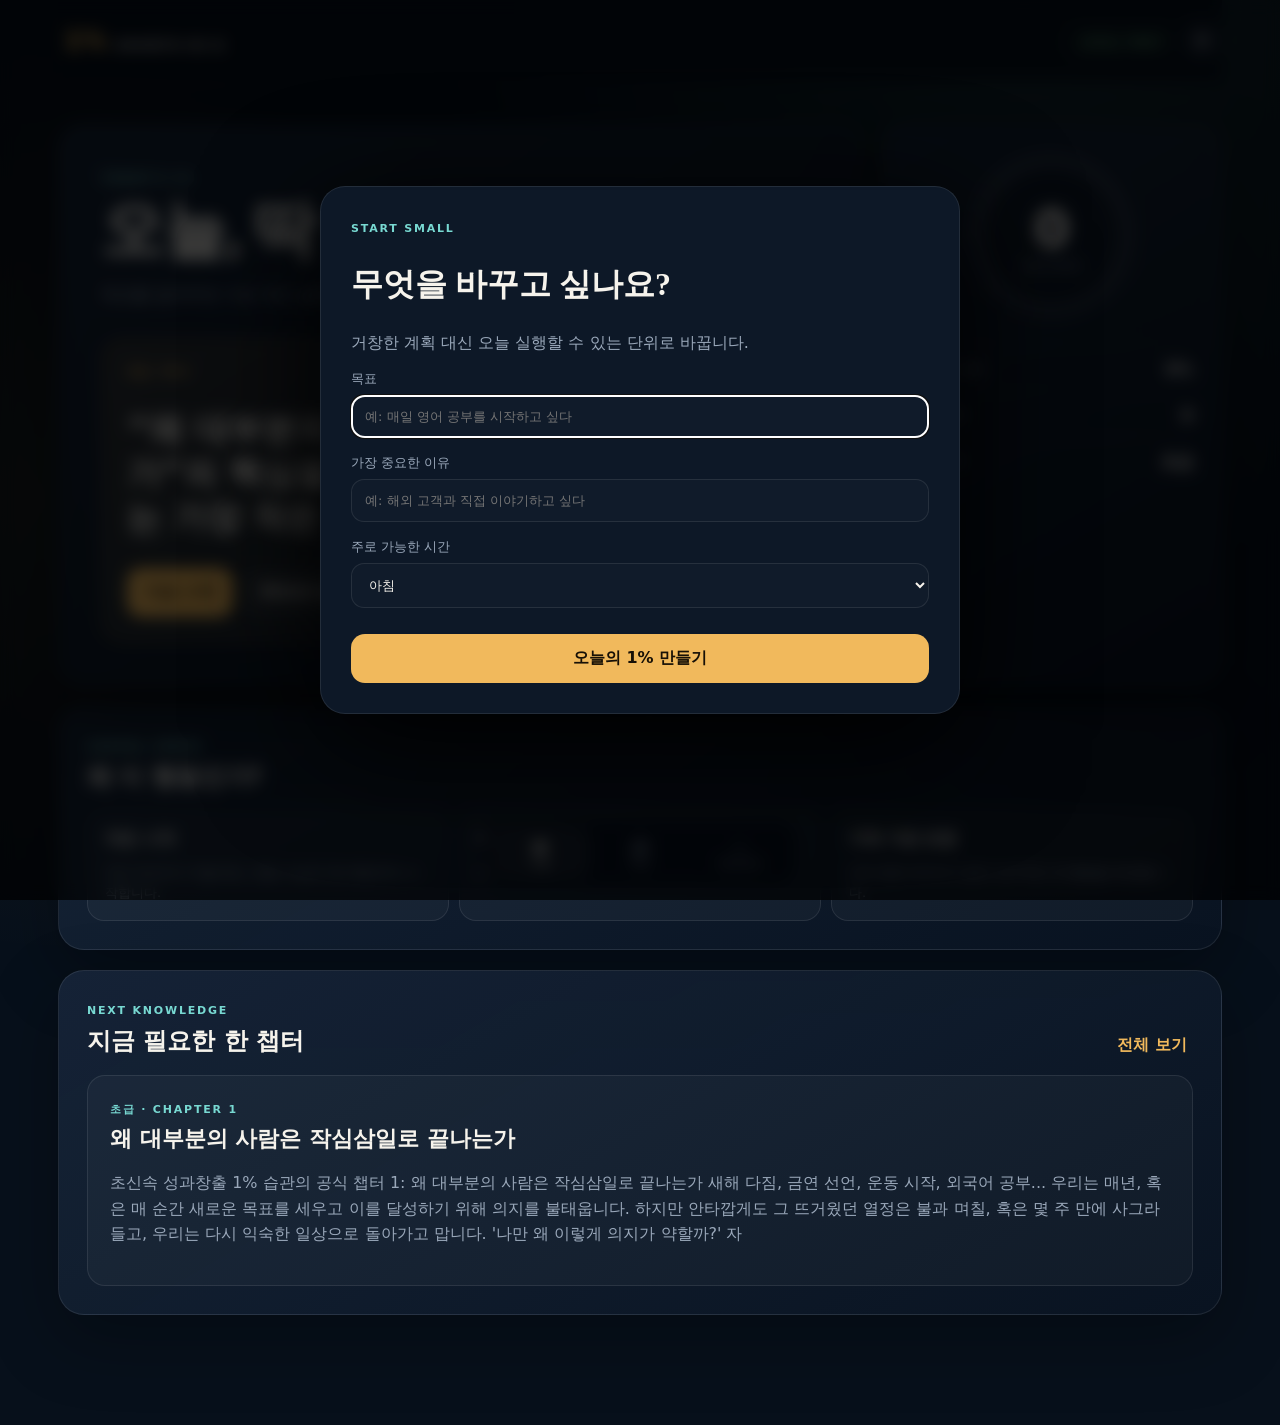
<file: index.html>
<!doctype html><html lang="ko"><head><meta charset="utf-8"><meta name="viewport" content="width=device-width,initial-scale=1,viewport-fit=cover"><meta name="theme-color" content="#08101d"><meta name="description" content="실제 행동 기록으로 다음 1% 행동을 조정하는 로컬 우선 개인 성장 운영체제"><title>1% Growth OS Ω</title><link rel="manifest" href="manifest.webmanifest"><link rel="stylesheet" href="styles.css"></head><body><a class="skip" href="#main">본문 바로가기</a><div class="shell"><header class="top"><button class="brand" data-nav="today">1% <b>GROWTH OS Ω</b></button><div><span class="local">LOCAL FIRST</span><button id="settingsBtn" class="round" aria-label="설정">⚙</button></div></header><main id="main"><section id="view-today" class="view active"><div class="hero"><article class="hero-main"><span class="eyebrow">TODAY'S 1%</span><h1>오늘, 딱 하나만.</h1><p id="todayWhy" class="muted"></p><div class="action"><div class="meta"><span id="actionArea"></span><span id="actionMinutes">5분</span></div><h2 id="actionText"></h2><div class="buttons"><button id="startBtn" class="primary">지금 시작</button><button id="shrinkBtn" class="secondary">90초로 줄이기</button></div></div><div id="timerPanel" class="timer hidden" aria-live="polite"><strong id="timerText">05:00</strong><button id="doneBtn" class="primary">오늘의 1% 완료</button><button id="stopBtn" class="ghost">닫기</button></div></article><aside class="stats"><div class="ring" id="streakRing"><strong id="streakValue">0</strong><span>day streak</span></div><div class="statrow"><span>이번 주 실행</span><b id="weeklyRate">0%</b></div><div class="statrow"><span>누적 행동</span><b id="totalDone">0</b></div><div class="statrow"><span>현재 단계</span><b id="currentTier">초급</b></div></aside></div><section class="panel"><div class="head"><div><span class="eyebrow">CAUSAL CHECK</span><h2>왜 이 행동인가?</h2></div></div><div id="whyPanel" class="why"></div></section><section class="panel"><div class="head"><div><span class="eyebrow">NEXT KNOWLEDGE</span><h2>지금 필요한 한 챕터</h2></div><button class="text" data-nav="learn">전체 보기</button></div><article id="recommendedChapter" class="featured"></article></section></section><section id="view-learn" class="view"><div class="title"><span class="eyebrow">45 CHAPTER CANON</span><h1>필요할 때 꺼내 쓰는 지식</h1><p>초급 10 · 중급 15 · 고급 20, 총 45개 원문 챕터를 보존합니다.</p></div><div class="tools"><input id="searchInput" type="search" placeholder="예: 딥워크, 재정, 감정, 스마트폰"><div class="chips"><button class="chip active" data-tier="all">전체</button><button class="chip" data-tier="basic">초급</button><button class="chip" data-tier="intermediate">중급</button><button class="chip" data-tier="advanced">고급</button></div></div><div id="chapterGrid" class="grid"></div></section><section id="view-genome" class="view"><div class="title"><span class="eyebrow">PERSONAL GROWTH GENOME</span><h1>나를 움직이는 조건을 발견합니다</h1><p>진단이 아니라 이 기기의 실제 행동 기록만 요약합니다.</p></div><div class="genome"><article><span>가장 잘 지키는 시간</span><strong id="bestWindow">아직 데이터 없음</strong></article><article><span>잘 맞는 행동 크기</span><strong id="bestDuration">아직 데이터 없음</strong></article><article><span>회복 속도</span><strong id="recoverySpeed">아직 데이터 없음</strong></article><article><span>지식 진행률</span><strong id="learningProgress">0%</strong></article></div><section class="panel"><div class="head"><div><span class="eyebrow">MEMORIA</span><h2>내 행동 기억</h2></div><button id="exportBtn" class="text">내보내기</button></div><input id="memorySearch" class="memory-search" placeholder="내 기록 검색"><div id="memoryList" class="memory"></div></section></section></main><nav class="nav"><button data-nav="today" class="active">◉<small>오늘</small></button><button data-nav="learn">▤<small>학습</small></button><button data-nav="genome">⌁<small>Genome</small></button></nav></div><dialog id="onboarding"><form method="dialog" id="onboardingForm"><span class="eyebrow">START SMALL</span><h2>무엇을 바꾸고 싶나요?</h2><p>거창한 계획 대신 오늘 실행할 수 있는 단위로 바꿉니다.</p><label>목표<input id="goalInput" required maxlength="120" placeholder="예: 매일 영어 공부를 시작하고 싶다"></label><label>가장 중요한 이유<input id="whyInput" maxlength="160" placeholder="예: 해외 고객과 직접 이야기하고 싶다"></label><label>주로 가능한 시간<select id="windowInput"><option value="morning">아침</option><option value="day">낮</option><option value="evening">저녁</option><option value="flex">그때그때 다름</option></select></label><button value="save" class="primary wide">오늘의 1% 만들기</button></form></dialog><dialog id="reader"><article class="reader"><div class="reader-head"><div><span id="readerTier" class="eyebrow"></span><h2 id="readerTitle"></h2></div><button id="readerClose" class="round">×</button></div><div id="readerBody" class="reader-body"></div><div class="reader-actions"><button id="readerAction" class="primary">오늘 행동으로 쓰기</button><button id="readerComplete" class="secondary">읽음 표시</button></div></article></dialog><dialog id="settings"><form method="dialog"><h2>데이터와 설정</h2><p>행동 기록은 기본적으로 이 브라우저에만 저장됩니다.</p><button id="editGoalBtn" value="cancel" class="secondary wide">목표 다시 설정</button><button id="clearDataBtn" value="cancel" class="danger wide">내 데이터 모두 삭제</button><button value="close" class="ghost wide">닫기</button></form></dialog><div id="toast" role="status" aria-live="polite"></div><script src="app.js" defer></script></body></html>
</file>
<file: styles.css>
*{box-sizing:border-box}:root{--bg:#07101b;--surface:#101b2a;--surface2:#162438;--line:rgba(255,255,255,.09);--txt:#f6f3ec;--muted:#9aa8ba;--gold:#f1b95c;--cyan:#78d9d2;--green:#76d791;--danger:#ff7f89;--r:26px}html{background:var(--bg);color-scheme:dark}body{margin:0;color:var(--txt);font-family:Inter,ui-sans-serif,system-ui,-apple-system,"Segoe UI",sans-serif;background:radial-gradient(circle at 80% 0,rgba(120,217,210,.12),transparent 34%),radial-gradient(circle at 5% 35%,rgba(241,185,92,.08),transparent 30%),var(--bg);min-height:100vh}.skip{position:fixed;top:-80px}.skip:focus{top:10px;left:10px;background:#fff;color:#000;padding:8px;z-index:99}.shell{max-width:1220px;margin:auto;padding:0 28px 110px}.top{height:82px;display:flex;align-items:center;justify-content:space-between;border-bottom:1px solid var(--line);position:sticky;top:0;z-index:15;background:rgba(7,16,27,.9);backdrop-filter:blur(18px)}button,input,select{font:inherit}.brand{border:0;background:none;color:var(--gold);font-size:25px;font-weight:900;cursor:pointer}.brand b{font-size:11px;color:var(--txt);letter-spacing:1.8px}.local{font-size:10px;letter-spacing:1px;font-weight:900;color:var(--green);border:1px solid rgba(118,215,145,.35);padding:7px 10px;border-radius:999px}.round{margin-left:8px;width:40px;height:40px;border-radius:50%;border:1px solid var(--line);background:var(--surface);color:var(--txt);cursor:pointer}.view{display:none;padding-top:42px}.view.active{display:block}.hero{display:grid;grid-template-columns:1.7fr .72fr;gap:20px}.hero-main,.stats,.panel,.genome article{background:linear-gradient(150deg,rgba(22,36,56,.95),rgba(10,20,34,.9));border:1px solid var(--line);border-radius:var(--r);box-shadow:0 24px 70px rgba(0,0,0,.3)}.hero-main{padding:42px}.eyebrow{font-size:11px;letter-spacing:1.8px;font-weight:900;color:var(--cyan)}h1{font-family:Georgia,"Noto Serif KR",serif;font-size:clamp(38px,5vw,68px);line-height:1.04;letter-spacing:-2px;margin:12px 0}.muted,.title p{color:var(--muted);line-height:1.7}.action{margin-top:30px;padding:25px;border-radius:22px;border:1px solid rgba(241,185,92,.28);background:linear-gradient(135deg,rgba(241,185,92,.12),rgba(120,217,210,.06))}.meta{display:flex;justify-content:space-between;color:var(--gold);font-size:11px;font-weight:900}.action h2{font-size:clamp(22px,3vw,34px);line-height:1.3}.buttons{display:flex;gap:10px}.primary,.secondary,.ghost,.danger{padding:13px 17px;border-radius:14px;border:1px solid transparent;font-weight:800;cursor:pointer}.primary{background:var(--gold);color:#171006}.secondary{background:rgba(255,255,255,.06);color:var(--txt);border-color:var(--line)}.ghost{background:transparent;color:var(--muted);border-color:var(--line)}.danger{background:rgba(255,127,137,.08);color:var(--danger);border-color:rgba(255,127,137,.3)}.wide{width:100%;margin-top:10px}.timer{display:flex;align-items:center;gap:12px;margin-top:16px;padding:18px;border:1px dashed rgba(120,217,210,.4);border-radius:18px}.timer.hidden{display:none}.timer strong{font-size:30px;color:var(--cyan);font-variant-numeric:tabular-nums;margin-right:auto}.stats{padding:28px}.ring{width:165px;aspect-ratio:1;border-radius:50%;display:grid;place-content:center;text-align:center;margin:0 auto 28px;background:radial-gradient(circle,var(--surface) 57%,transparent 59%),conic-gradient(var(--green) var(--ring,0%),rgba(255,255,255,.08) 0)}.ring strong{font-size:52px}.ring span{font-size:11px;color:var(--muted)}.statrow{display:flex;justify-content:space-between;padding:13px 0;border-top:1px solid var(--line)}.statrow span{font-size:13px;color:var(--muted)}.panel{margin-top:20px;padding:28px}.head{display:flex;justify-content:space-between;align-items:end}.head h2{margin:7px 0 0}.text{border:0;background:none;color:var(--gold);font-weight:800;cursor:pointer}.why{display:grid;grid-template-columns:repeat(3,1fr);gap:10px;margin-top:18px}.why>div{padding:17px;border:1px solid var(--line);border-radius:17px;background:rgba(255,255,255,.03)}.why p{font-size:13px;color:var(--muted);line-height:1.55;margin-bottom:0}.featured{margin-top:18px;padding:22px;border:1px solid var(--line);border-radius:18px;background:rgba(255,255,255,.03);cursor:pointer}.featured h3{font-size:22px;margin:7px 0}.featured p{color:var(--muted);line-height:1.6}.title{max-width:760px;margin-bottom:28px}.tools{display:flex;justify-content:space-between;gap:14px;position:sticky;top:82px;z-index:10;padding:12px 0;background:rgba(7,16,27,.92);backdrop-filter:blur(14px)}.tools input,.memory-search{width:min(520px,100%);padding:14px 15px;border-radius:14px;border:1px solid var(--line);background:var(--surface);color:var(--txt)}.chips{display:flex;gap:7px}.chip{padding:9px 12px;border-radius:999px;border:1px solid var(--line);background:rgba(255,255,255,.04);color:var(--muted);cursor:pointer}.chip.active{background:var(--gold);color:#171006}.grid{display:grid;grid-template-columns:repeat(3,1fr);gap:13px}.card{min-height:225px;padding:21px;border-radius:20px;border:1px solid var(--line);background:linear-gradient(150deg,rgba(22,36,56,.8),rgba(10,20,34,.74));display:flex;flex-direction:column;cursor:pointer}.card h3{font-size:18px;line-height:1.4}.card p{font-size:13px;line-height:1.55;color:var(--muted);margin:0}.card footer{margin-top:auto;padding-top:15px;display:flex;justify-content:space-between;color:var(--gold);font-size:12px}.done{color:var(--green)}.genome{display:grid;grid-template-columns:repeat(4,1fr);gap:13px}.genome article{padding:22px;min-height:150px}.genome span{font-size:13px;color:var(--muted)}.genome strong{display:block;margin-top:18px;font-size:23px}.memory-search{margin-top:16px}.memory{margin-top:12px}.memory-item{display:grid;grid-template-columns:120px 1fr auto;gap:10px;padding:13px 0;border-bottom:1px solid var(--line);align-items:center}.memory-item time{font-size:12px;color:var(--muted)}.memory-item p{margin:0;font-size:14px}.memory-item b{font-size:11px;color:var(--cyan)}.nav{position:fixed;left:50%;bottom:14px;transform:translateX(-50%);display:flex;background:rgba(10,20,34,.94);border:1px solid var(--line);border-radius:20px;padding:6px;backdrop-filter:blur(18px);z-index:20}.nav button{min-width:100px;border:0;border-radius:14px;background:transparent;color:var(--muted);padding:9px 14px;font-size:18px;cursor:pointer}.nav small{display:block;font-size:10px}.nav button.active{background:rgba(255,255,255,.07);color:var(--txt)}dialog{width:min(640px,calc(100% - 28px));border:1px solid var(--line);border-radius:25px;background:#0d1827;color:var(--txt);padding:0;box-shadow:0 30px 120px #000}dialog::backdrop{background:rgba(0,0,0,.72);backdrop-filter:blur(8px)}dialog form{padding:30px}dialog h2{font-family:Georgia,"Noto Serif KR",serif;font-size:32px}dialog p{color:var(--muted)}dialog label{display:block;color:var(--muted);font-size:13px;margin:16px 0}dialog input,dialog select{display:block;width:100%;padding:13px;margin-top:7px;border-radius:13px;border:1px solid var(--line);background:var(--surface);color:var(--txt)}.reader{max-height:88vh;overflow:auto}.reader-head{position:sticky;top:0;background:#0d1827;display:flex;justify-content:space-between;padding:25px 28px 16px;z-index:2}.reader-head h2{font-family:Georgia,"Noto Serif KR",serif;font-size:29px}.reader-body{white-space:pre-line;padding:0 28px 28px;color:#d9e0ea;font-family:Georgia,"Noto Serif KR",serif;line-height:1.9}.reader-actions{position:sticky;bottom:0;padding:18px 28px;background:#0d1827;display:flex;gap:10px;justify-content:flex-end}#toast{position:fixed;left:50%;bottom:105px;transform:translate(-50%,20px);opacity:0;background:#f2f3ef;color:#09130d;padding:10px 15px;border-radius:999px;font-size:13px;font-weight:800;z-index:50;transition:.2s}#toast.show{opacity:1;transform:translate(-50%,0)}@media(max-width:900px){.hero{grid-template-columns:1fr}.why{grid-template-columns:1fr}.grid{grid-template-columns:repeat(2,1fr)}.genome{grid-template-columns:repeat(2,1fr)}.tools{flex-direction:column}.tools input{width:100%}}@media(max-width:560px){.shell{padding:0 14px 95px}.top{height:68px}.local{display:none}.view{padding-top:26px}.hero-main{padding:25px 19px}h1{letter-spacing:-1px}.buttons{display:grid}.stats{padding:22px}.grid{grid-template-columns:1fr}.genome{gap:9px}.genome article{min-height:130px;padding:16px}.genome strong{font-size:18px}.tools{top:68px}.chips{overflow:auto}.panel{padding:21px 17px}.nav{width:calc(100% - 24px);bottom:8px}.nav button{min-width:0;flex:1}.memory-item{grid-template-columns:1fr auto}.memory-item time{grid-column:1/-1}.reader-head,.reader-body,.reader-actions{padding-left:19px;padding-right:19px}}@media(prefers-reduced-motion:reduce){*{transition:none!important;scroll-behavior:auto!important}}
</file>
